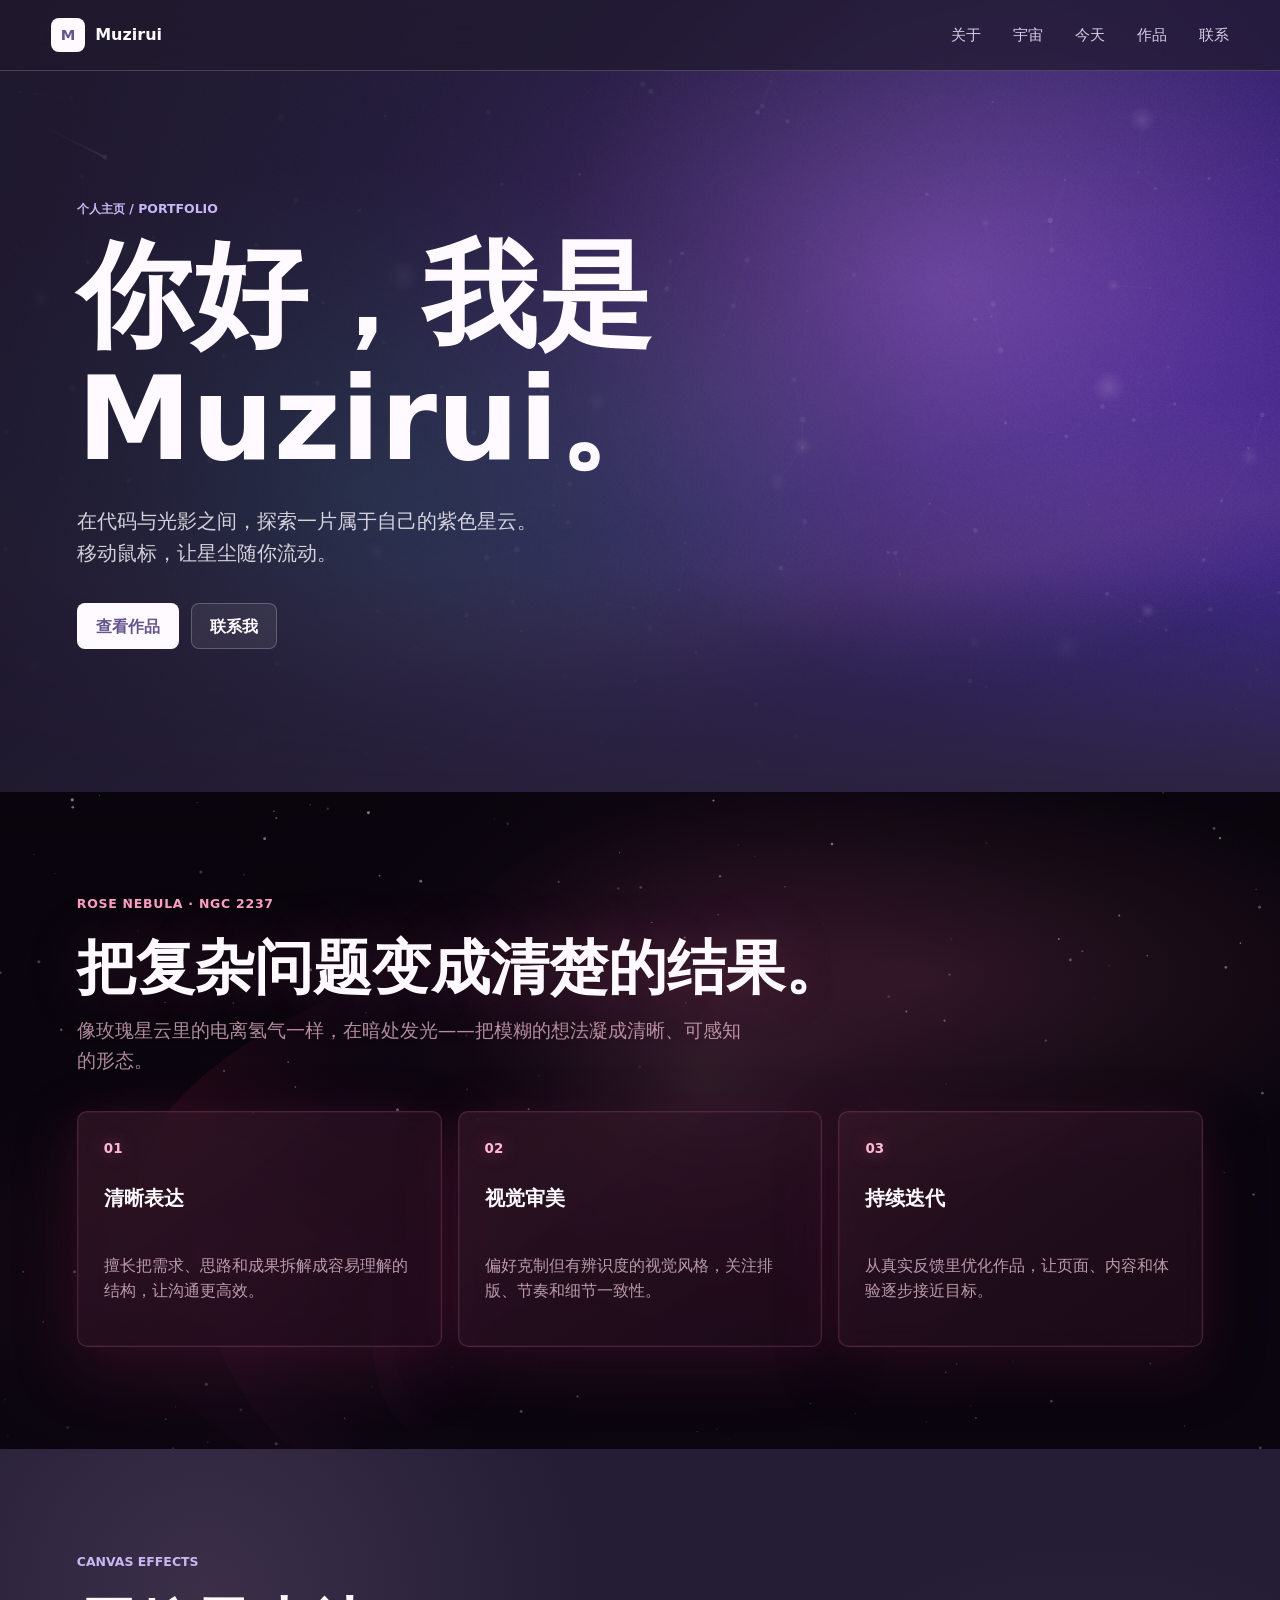
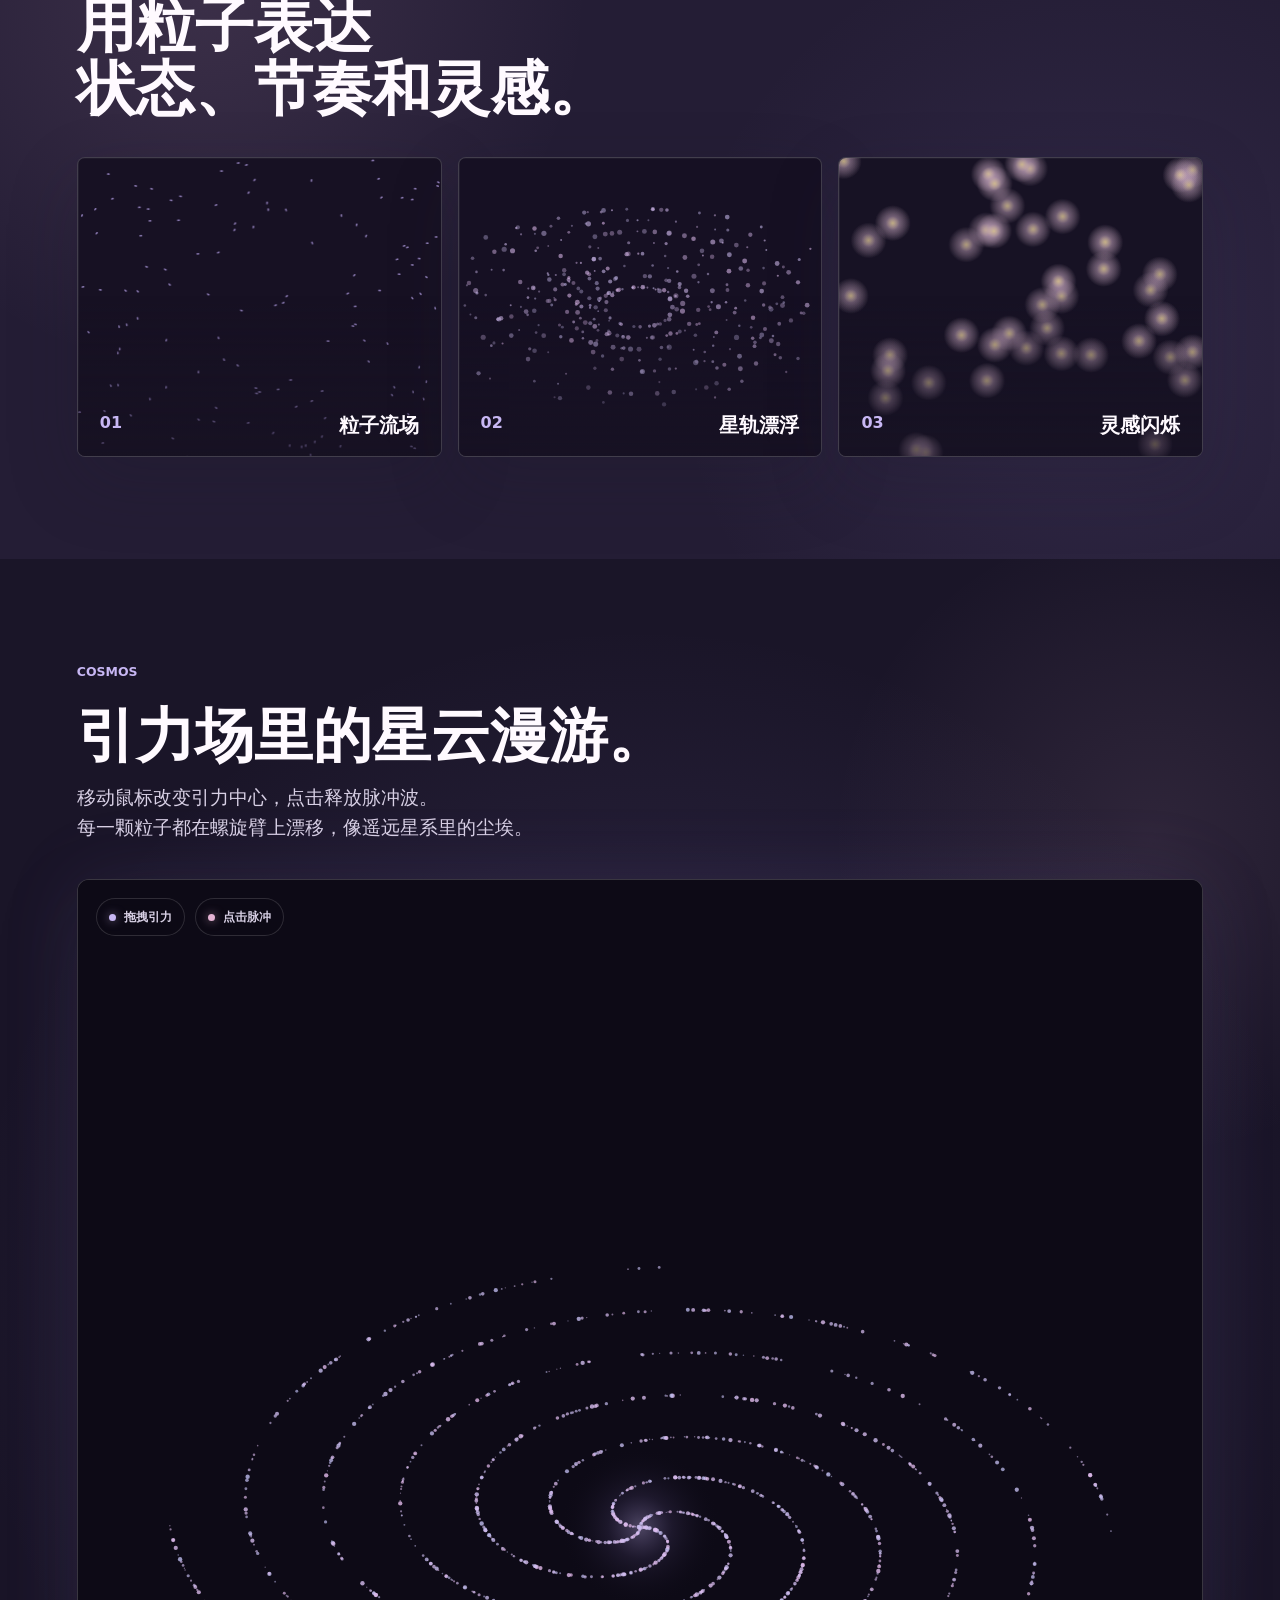
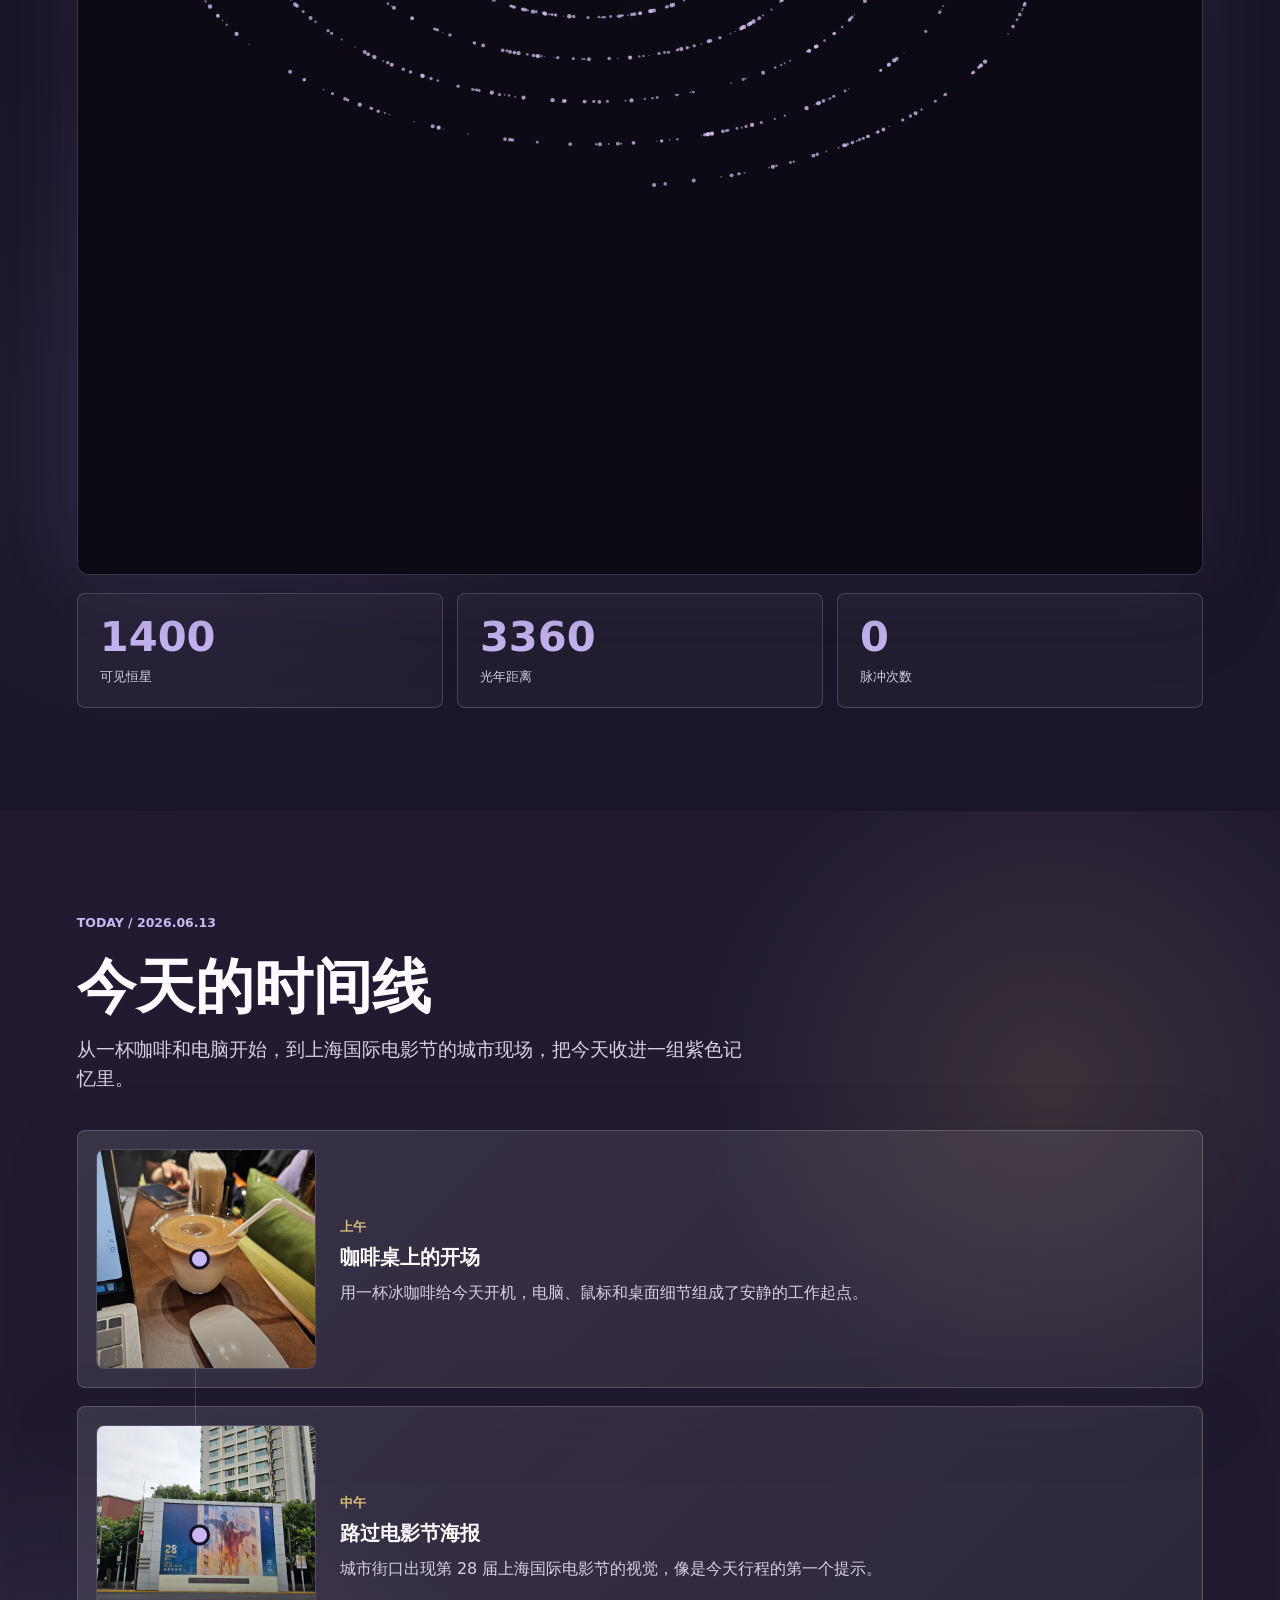
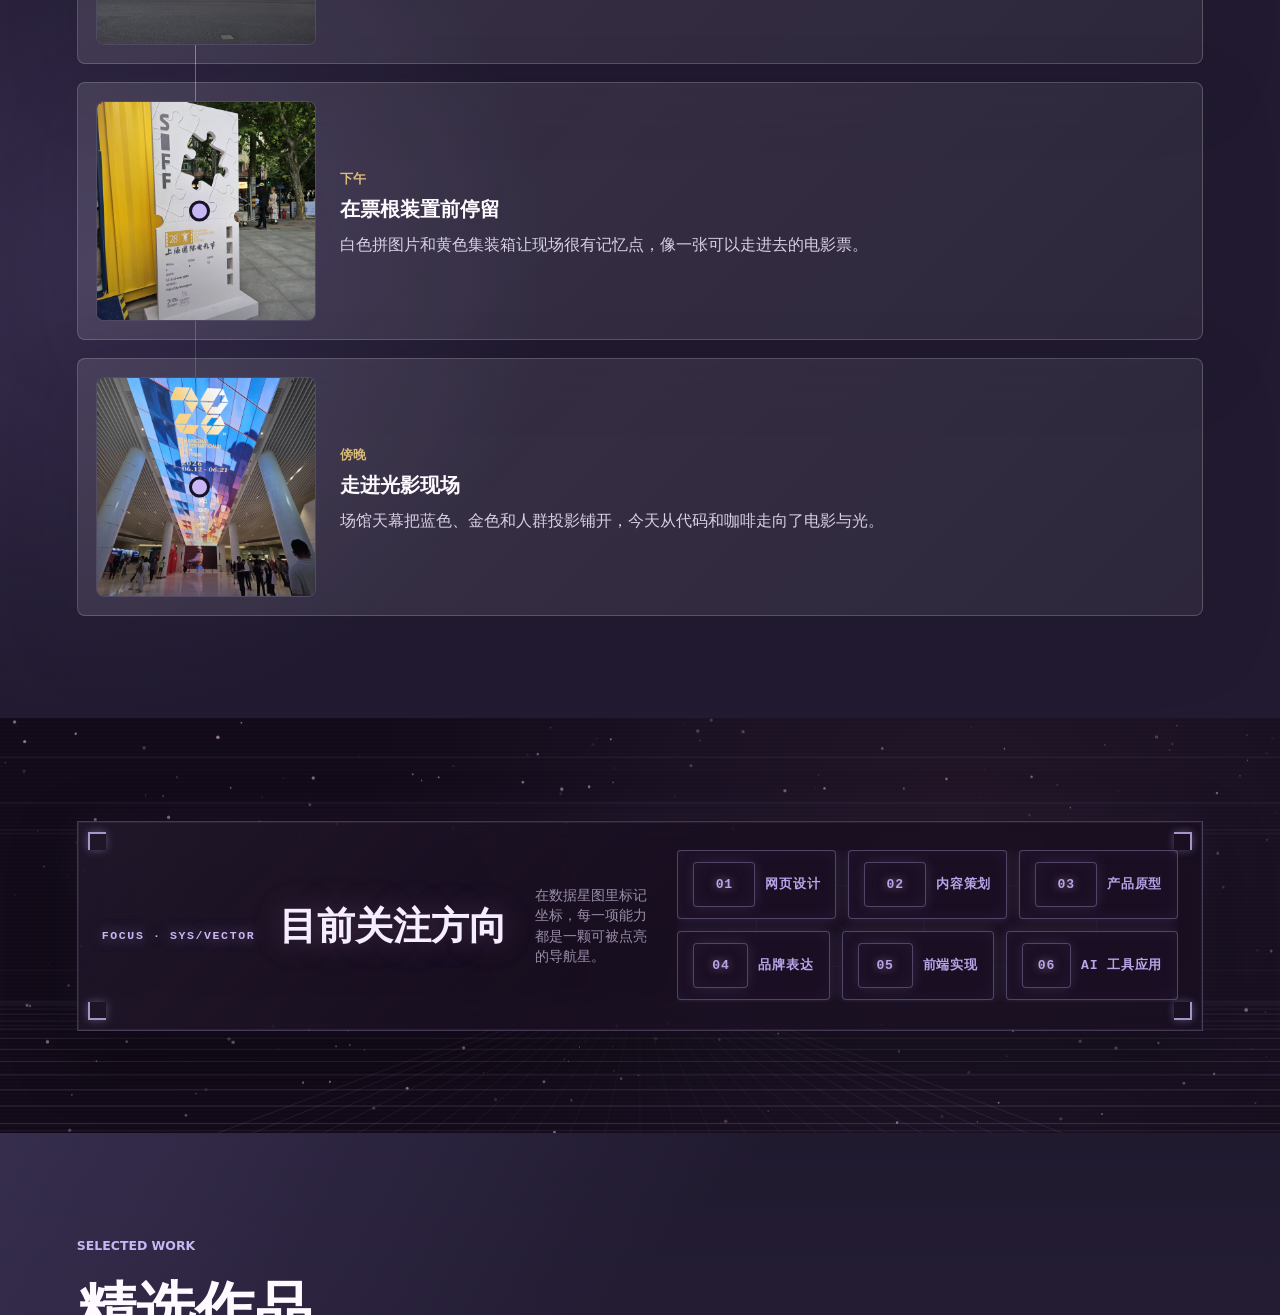
<file: index.html>
<!doctype html>
<html lang="zh-CN">
  <head>
    <meta charset="utf-8">
    <meta name="viewport" content="width=device-width, initial-scale=1">
    <title>Muzirui | 个人主页</title>
    <meta
      name="description"
      content="Muzirui 的个人主页，展示个人介绍、能力方向、项目作品和联系方式。"
    >
    <link rel="stylesheet" href="styles.css">
    <script src="scripts/app.js" defer></script>
  </head>
  <body>
    <header class="site-header" aria-label="主导航">
      <a class="brand" href="#home" aria-label="回到首页">
        <span class="brand-mark">M</span>
        <span>Muzirui</span>
      </a>
      <nav class="nav-links" aria-label="页面导航">
        <a href="#about">关于</a>
        <a href="#cosmos">宇宙</a>
        <a href="#timeline">今天</a>
        <a href="#work">作品</a>
        <a href="#contact">联系</a>
      </nav>
    </header>

    <main id="home">
      <section class="hero" aria-labelledby="hero-title">
        <img class="hero-media" src="assets/hero-visual.png" alt="紫色抽象视觉背景">
        <canvas id="particle-bg" class="particle-bg" aria-hidden="true"></canvas>
        <div class="hero-shade"></div>
        <div class="hero-content reveal">
          <p class="eyebrow">个人主页 / Portfolio</p>
          <h1 id="hero-title">你好，我是 Muzirui。</h1>
          <p class="hero-copy">
            在代码与光影之间，探索一片属于自己的紫色星云。<br>移动鼠标，让星尘随你流动。
          </p>
          <div class="hero-actions" aria-label="主要操作">
            <a class="button primary" href="#work">查看作品</a>
            <a class="button secondary" href="#contact">联系我</a>
          </div>
        </div>
      </section>

      <section id="about" class="section intro-section nebula-rose reveal" aria-labelledby="about-title">
        <canvas id="nebula-bg" class="nebula-bg" aria-hidden="true"></canvas>
        <div class="nebula-rose-shade" aria-hidden="true"></div>
        <div class="intro-inner">
          <div class="section-heading">
            <p class="eyebrow">Rose Nebula · NGC 2237</p>
            <h2 id="about-title">把复杂问题变成清楚的结果。</h2>
            <p class="section-copy nebula-copy">
              像玫瑰星云里的电离氢气一样，在暗处发光——把模糊的想法凝成清晰、可感知的形态。
            </p>
          </div>
          <div class="intro-grid">
            <article class="intro-panel">
              <span class="panel-index">01</span>
              <h3>清晰表达</h3>
              <p>擅长把需求、思路和成果拆解成容易理解的结构，让沟通更高效。</p>
            </article>
            <article class="intro-panel">
              <span class="panel-index">02</span>
              <h3>视觉审美</h3>
              <p>偏好克制但有辨识度的视觉风格，关注排版、节奏和细节一致性。</p>
            </article>
            <article class="intro-panel">
              <span class="panel-index">03</span>
              <h3>持续迭代</h3>
              <p>从真实反馈里优化作品，让页面、内容和体验逐步接近目标。</p>
            </article>
          </div>
        </div>
      </section>

      <section class="section effects-section reveal" aria-labelledby="effects-title">
        <div class="section-heading">
          <p class="eyebrow">Canvas Effects</p>
          <h2 id="effects-title">用粒子表达<br>状态、节奏和灵感。</h2>
        </div>
        <div class="effects-grid">
          <article class="effect-card">
            <canvas class="effect-canvas" data-effect="flow" aria-hidden="true"></canvas>
            <div class="effect-meta">
              <span>01</span>
              <h3>粒子流场</h3>
            </div>
          </article>
          <article class="effect-card">
            <canvas class="effect-canvas" data-effect="orbit" aria-hidden="true"></canvas>
            <div class="effect-meta">
              <span>02</span>
              <h3>星轨漂浮</h3>
            </div>
          </article>
          <article class="effect-card">
            <canvas class="effect-canvas" data-effect="spark" aria-hidden="true"></canvas>
            <div class="effect-meta">
              <span>03</span>
              <h3>灵感闪烁</h3>
            </div>
          </article>
        </div>
      </section>

      <section id="cosmos" class="section cosmic-section reveal" aria-labelledby="cosmos-title">
        <div class="section-heading">
          <p class="eyebrow">Cosmos</p>
          <h2 id="cosmos-title">引力场里的星云漫游。</h2>
          <p class="section-copy">
            移动鼠标改变引力中心，点击释放脉冲波。<br>每一颗粒子都在螺旋臂上漂移，像遥远星系里的尘埃。
          </p>
        </div>
        <div class="cosmic-stage" aria-label="交互式星系画布">
          <canvas id="galaxy-canvas" class="galaxy-canvas" aria-hidden="true"></canvas>
          <div class="cosmic-hud">
            <span class="cosmic-hud-item">
              <span class="cosmic-dot"></span>
              拖拽引力
            </span>
            <span class="cosmic-hud-item">
              <span class="cosmic-dot pulse"></span>
              点击脉冲
            </span>
          </div>
        </div>
        <div class="cosmic-stats" aria-label="宇宙数据">
          <article class="cosmic-stat">
            <span class="cosmic-stat-value" data-cosmic-counter="stars">0</span>
            <span class="cosmic-stat-label">可见恒星</span>
          </article>
          <article class="cosmic-stat">
            <span class="cosmic-stat-value" data-cosmic-counter="distance">0</span>
            <span class="cosmic-stat-label">光年距离</span>
          </article>
          <article class="cosmic-stat">
            <span class="cosmic-stat-value" data-cosmic-counter="pulse">0</span>
            <span class="cosmic-stat-label">脉冲次数</span>
          </article>
        </div>
      </section>

      <section id="timeline" class="section timeline-section reveal" aria-labelledby="timeline-title">
        <div class="section-heading">
          <p class="eyebrow">Today / 2026.06.13</p>
          <h2 id="timeline-title">今天的时间线</h2>
          <p class="section-copy">
            从一杯咖啡和电脑开始，到上海国际电影节的城市现场，把今天收进一组紫色记忆里。
          </p>
        </div>

        <div class="timeline-list" aria-label="今天的时间线">
          <article class="timeline-item">
            <div class="timeline-media">
              <img src="assets/timeline/coffee-work.jpg" alt="桌面上的咖啡、电脑和鼠标">
            </div>
            <div class="timeline-content">
              <time datetime="2026-06-13T10:00">上午</time>
              <h3>咖啡桌上的开场</h3>
              <p>用一杯冰咖啡给今天开机，电脑、鼠标和桌面细节组成了安静的工作起点。</p>
            </div>
          </article>

          <article class="timeline-item">
            <div class="timeline-media">
              <img src="assets/timeline/siff-street.jpg" alt="街边的上海国际电影节海报">
            </div>
            <div class="timeline-content">
              <time datetime="2026-06-13T13:00">中午</time>
              <h3>路过电影节海报</h3>
              <p>城市街口出现第 28 届上海国际电影节的视觉，像是今天行程的第一个提示。</p>
            </div>
          </article>

          <article class="timeline-item">
            <div class="timeline-media">
              <img src="assets/timeline/siff-ticket.jpg" alt="上海国际电影节票根造型装置">
            </div>
            <div class="timeline-content">
              <time datetime="2026-06-13T15:00">下午</time>
              <h3>在票根装置前停留</h3>
              <p>白色拼图片和黄色集装箱让现场很有记忆点，像一张可以走进去的电影票。</p>
            </div>
          </article>

          <article class="timeline-item">
            <div class="timeline-media">
              <img src="assets/timeline/siff-hall.jpg" alt="上海国际电影节场馆内的巨幅天幕">
            </div>
            <div class="timeline-content">
              <time datetime="2026-06-13T17:00">傍晚</time>
              <h3>走进光影现场</h3>
              <p>场馆天幕把蓝色、金色和人群投影铺开，今天从代码和咖啡走向了电影与光。</p>
            </div>
          </article>
        </div>
      </section>

      <section id="focus" class="section cyber-sky reveal" aria-labelledby="skills-title">
        <canvas id="cyber-sky-bg" class="cyber-sky-bg" aria-hidden="true"></canvas>
        <div class="cyber-scanlines" aria-hidden="true"></div>
        <div class="cyber-inner">
          <div class="constellation-wrap cyber-frame cyber-board" aria-label="能力方向星图">
            <span class="cyber-corner cyber-corner-tl" aria-hidden="true"></span>
            <span class="cyber-corner cyber-corner-tr" aria-hidden="true"></span>
            <span class="cyber-corner cyber-corner-bl" aria-hidden="true"></span>
            <span class="cyber-corner cyber-corner-br" aria-hidden="true"></span>
            <canvas id="constellation-canvas" class="constellation-canvas" aria-hidden="true"></canvas>
            <div class="cyber-board-row">
              <div class="cyber-heading-inline">
                <p class="eyebrow">Focus · SYS/VECTOR</p>
                <h2 id="skills-title">目前关注方向</h2>
              </div>
              <p class="section-copy cyber-copy">
                在数据星图里标记坐标，每一项能力都是一颗可被点亮的导航星。
              </p>
              <div class="skill-list constellation-stars cyber-tags cyber-tags-row">
                <span data-star="0"><span class="tag-code">01</span>网页设计</span>
                <span data-star="1"><span class="tag-code">02</span>内容策划</span>
                <span data-star="2"><span class="tag-code">03</span>产品原型</span>
                <span data-star="3"><span class="tag-code">04</span>品牌表达</span>
                <span data-star="4"><span class="tag-code">05</span>前端实现</span>
                <span data-star="5"><span class="tag-code">06</span>AI 工具应用</span>
              </div>
            </div>
          </div>
        </div>
      </section>

      <section id="work" class="section work-section reveal" aria-labelledby="work-title">
        <div class="section-heading">
          <p class="eyebrow">Selected Work</p>
          <h2 id="work-title">精选作品</h2>
        </div>
        <div class="work-grid">
          <a class="work-card paper-card tilt-left" href="pages/personal-brand.html">
            <div class="work-card-top">
              <span>网页</span>
              <time datetime="2026">2026</time>
            </div>
            <h3>个人品牌主页</h3>
            <p>围绕个人介绍、能力标签和作品展示设计的一页式主页。</p>
          </a>
          <a class="work-card paper-card tilt-right" href="pages/inspiration-notes.html">
            <div class="work-card-top">
              <span>内容</span>
              <time datetime="2026">2026</time>
            </div>
            <h3>灵感笔记系统</h3>
            <p>用于整理想法、资料和输出节奏的轻量化内容管理方案。</p>
          </a>
          <a class="work-card paper-card" href="pages/efficiency-tool.html">
            <div class="work-card-top">
              <span>原型</span>
              <time datetime="2026">2026</time>
            </div>
            <h3>效率工具概念</h3>
            <p>面向日常任务管理和信息聚合的交互原型探索。</p>
          </a>
        </div>
      </section>

      <section id="contact" class="section contact-section reveal" aria-labelledby="contact-title">
        <div>
          <p class="eyebrow">Contact</p>
          <h2 id="contact-title">一起做点有意思的东西。</h2>
          <p>
            如果你也在做网页、内容或产品方向的事，欢迎写信聊聊想法与合作可能。
          </p>
        </div>
        <div class="contact-actions">
          <a class="button primary" href="mailto:muziruix@gmail.com">muziruix@gmail.com</a>
          <a class="button secondary" href="https://github.com/Rayesee/her" target="_blank" rel="noreferrer">GitHub</a>
        </div>
      </section>
    </main>

    <canvas id="cosmic-cursor" class="cosmic-cursor" aria-hidden="true"></canvas>
  </body>
</html>
</file>
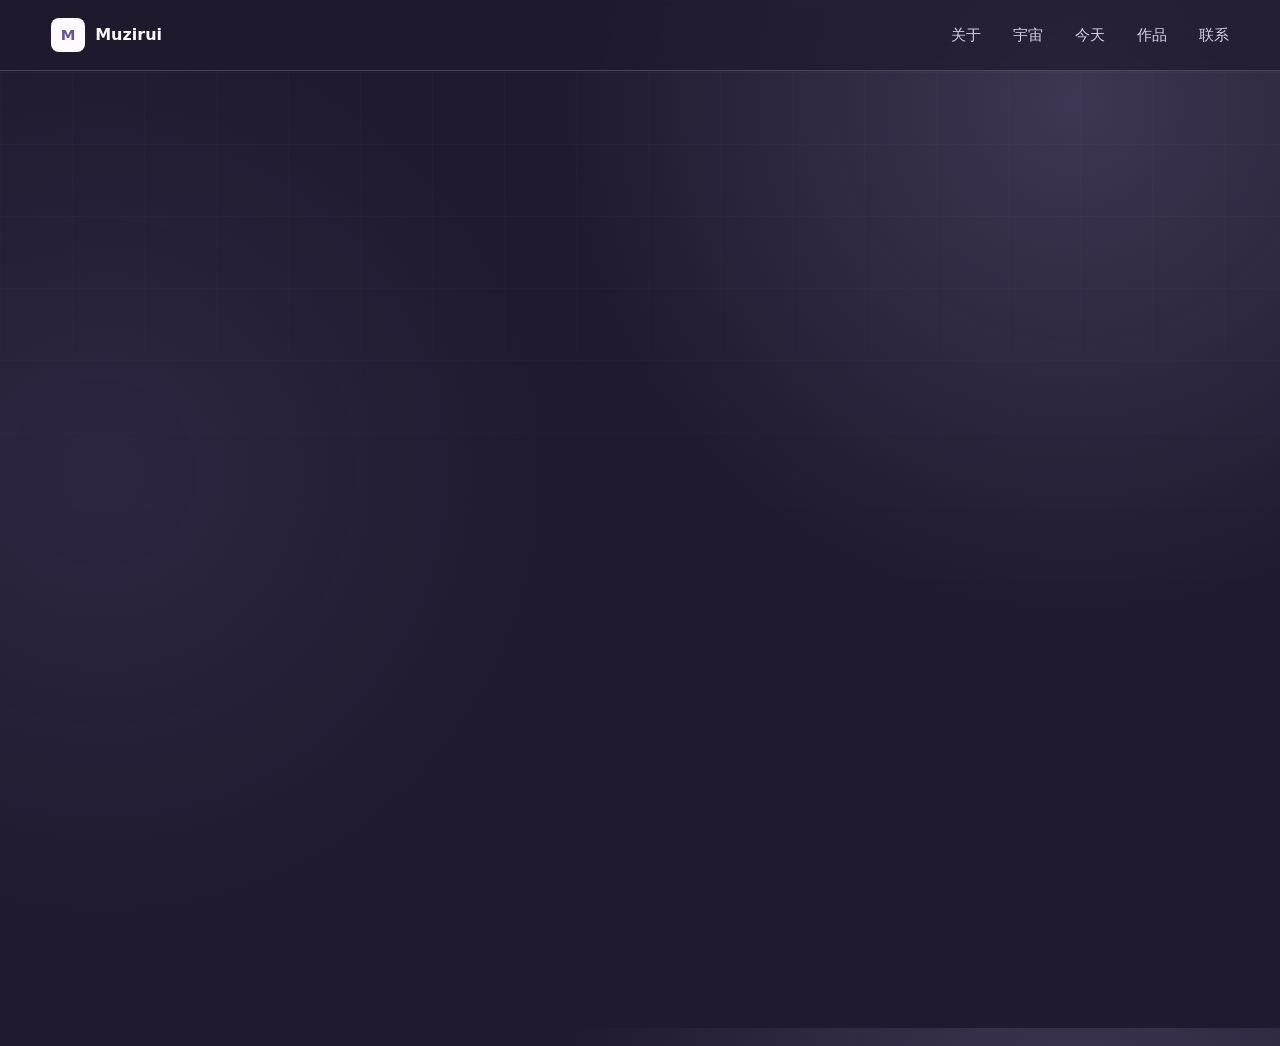
<file: pages/efficiency-tool.html>
<!doctype html>
<html lang="zh-CN">
  <head>
    <meta charset="utf-8">
    <meta name="viewport" content="width=device-width, initial-scale=1">
    <title>效率工具概念 | Muzirui</title>
    <meta
      name="description"
      content="面向任务管理与信息聚合的效率工具交互原型概念探索。"
    >
    <link rel="stylesheet" href="../styles.css">
  </head>
  <body>
    <header class="site-header" aria-label="主导航">
      <a class="brand" href="../index.html#home" aria-label="回到首页">
        <span class="brand-mark">M</span>
        <span>Muzirui</span>
      </a>
      <nav class="nav-links" aria-label="页面导航">
        <a href="../index.html#about">关于</a>
        <a href="../index.html#cosmos">宇宙</a>
        <a href="../index.html#timeline">今天</a>
        <a href="../index.html#work">作品</a>
        <a href="../index.html#contact">联系</a>
      </nav>
    </header>

    <main class="detail-page">
      <section class="detail-hero reveal">
        <p class="eyebrow">Selected Work · 原型</p>
        <h1>效率工具概念</h1>
        <p class="detail-lead">
          探索一种把待办、日程与信息源聚合在同一视图里的效率工具，减少在不同 App 之间来回切换。
        </p>
        <div class="detail-meta">
          <span>2026</span>
          <span>产品原型</span>
          <span>交互探索</span>
        </div>
      </section>

      <section class="section detail-body reveal">
        <div class="detail-grid">
          <article class="detail-panel">
            <span class="panel-index">01</span>
            <h2>设计目标</h2>
            <p>
              日常工作中，任务、提醒和参考资料往往散落在多个工具里。
              原型尝试用「今日焦点 + 信息流侧边栏」的方式，让用户先看到最重要的事，再按需展开细节。
            </p>
          </article>
          <article class="detail-panel">
            <span class="panel-index">02</span>
            <h2>交互设想</h2>
            <p>
              主界面保留三块区域：今日任务、进行中项目、最近动态。
              拖拽可调整优先级，点击任务可展开关联文档与上下文，减少「知道要做但不知道从哪里开始」的摩擦。
            </p>
          </article>
          <article class="detail-panel">
            <span class="panel-index">03</span>
            <h2>后续方向</h2>
            <p>
              可继续验证快捷录入、自然语言解析与跨设备同步等能力，
              并观察用户在「聚合视图」与「专注单任务」之间的切换习惯，迭代信息密度与动效节奏。
            </p>
          </article>
        </div>

        <div class="detail-actions">
          <a class="button primary" href="../index.html#contact">讨论合作</a>
          <a class="button secondary" href="../index.html#work">返回作品列表</a>
        </div>
      </section>
    </main>
  </body>
</html>
</file>
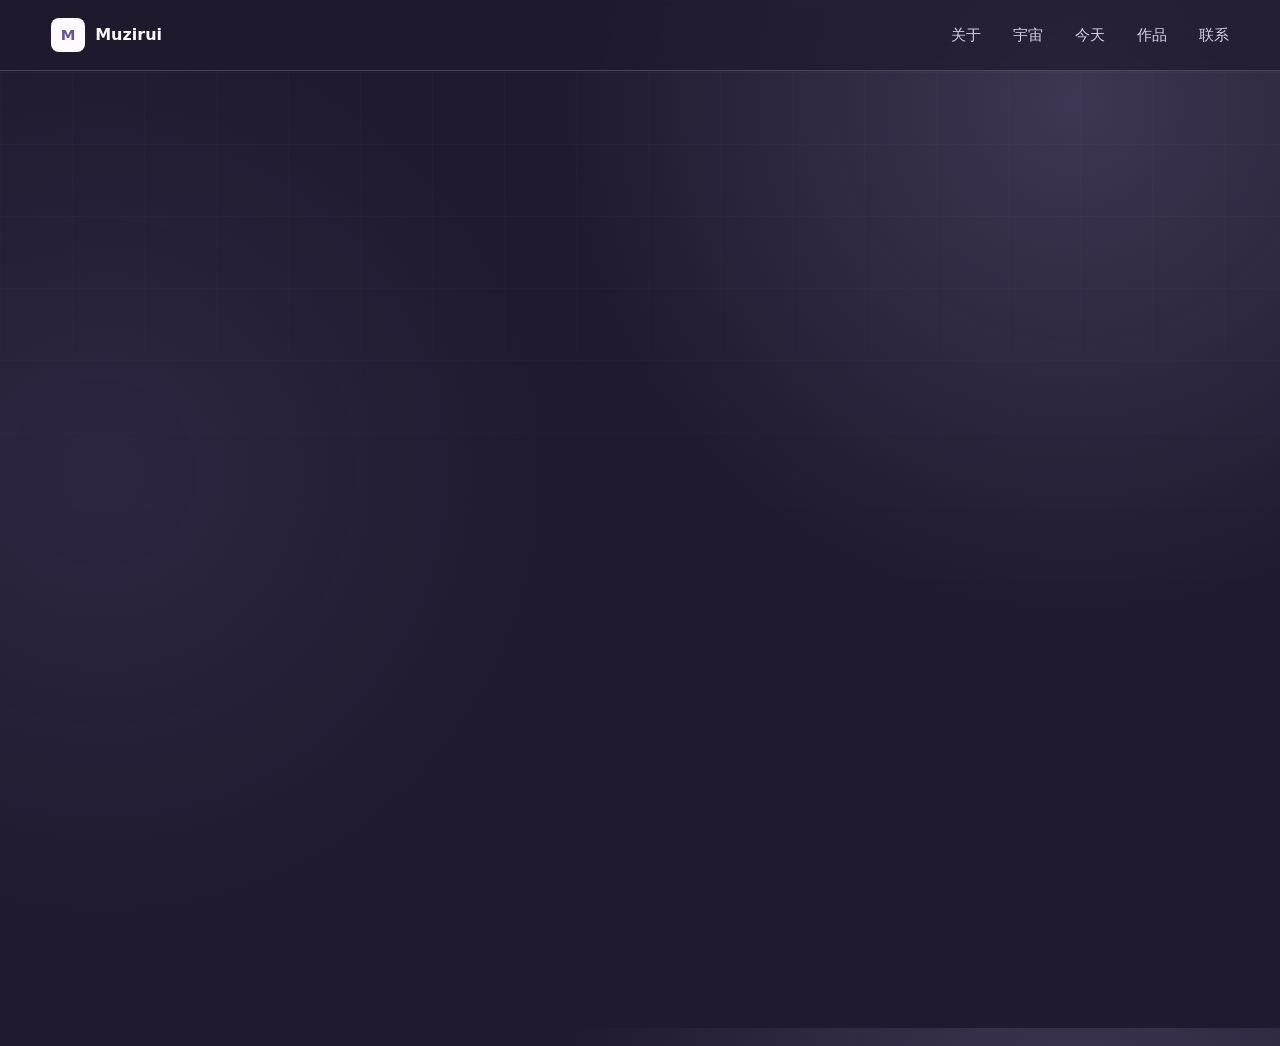
<file: pages/inspiration-notes.html>
<!doctype html>
<html lang="zh-CN">
  <head>
    <meta charset="utf-8">
    <meta name="viewport" content="width=device-width, initial-scale=1">
    <title>灵感笔记系统 | Muzirui</title>
    <meta
      name="description"
      content="轻量化灵感笔记系统概念，用于整理想法、资料与输出节奏。"
    >
    <link rel="stylesheet" href="../styles.css">
  </head>
  <body>
    <header class="site-header" aria-label="主导航">
      <a class="brand" href="../index.html#home" aria-label="回到首页">
        <span class="brand-mark">M</span>
        <span>Muzirui</span>
      </a>
      <nav class="nav-links" aria-label="页面导航">
        <a href="../index.html#about">关于</a>
        <a href="../index.html#cosmos">宇宙</a>
        <a href="../index.html#timeline">今天</a>
        <a href="../index.html#work">作品</a>
        <a href="../index.html#contact">联系</a>
      </nav>
    </header>

    <main class="detail-page">
      <section class="detail-hero reveal">
        <p class="eyebrow">Selected Work · 内容</p>
        <h1>灵感笔记系统</h1>
        <p class="detail-lead">
          面向日常创作场景的轻量笔记方案，把碎片想法、参考链接与输出计划收进同一条工作流。
        </p>
        <div class="detail-meta">
          <span>2026</span>
          <span>内容策划</span>
          <span>信息架构</span>
        </div>
      </section>

      <section class="section detail-body reveal">
        <div class="detail-grid">
          <article class="detail-panel">
            <span class="panel-index">01</span>
            <h2>核心问题</h2>
            <p>
              灵感往往分散在聊天记录、截图和临时文档里，真正动笔时却找不到上下文。
              系统希望用最低学习成本，把「捕获 → 整理 → 输出」串成可重复的流程。
            </p>
          </article>
          <article class="detail-panel">
            <span class="panel-index">02</span>
            <h2>结构设计</h2>
            <p>
              采用「收件箱 / 主题 / 输出」三层结构：新想法先进收件箱，再按主题归档，
              最终关联到具体文章、页面或项目节点，避免笔记变成无法检索的堆叠。
            </p>
          </article>
          <article class="detail-panel">
            <span class="panel-index">03</span>
            <h2>使用场景</h2>
            <p>
              适合个人创作者与小团队：记录参考素材、整理选题方向、标记待写段落，
              并在输出前快速回顾相关上下文，减少从 0 到 1 的启动成本。
            </p>
          </article>
        </div>

        <div class="detail-actions">
          <a class="button primary" href="../index.html#contact">讨论合作</a>
          <a class="button secondary" href="../index.html#work">返回作品列表</a>
        </div>
      </section>
    </main>
  </body>
</html>
</file>
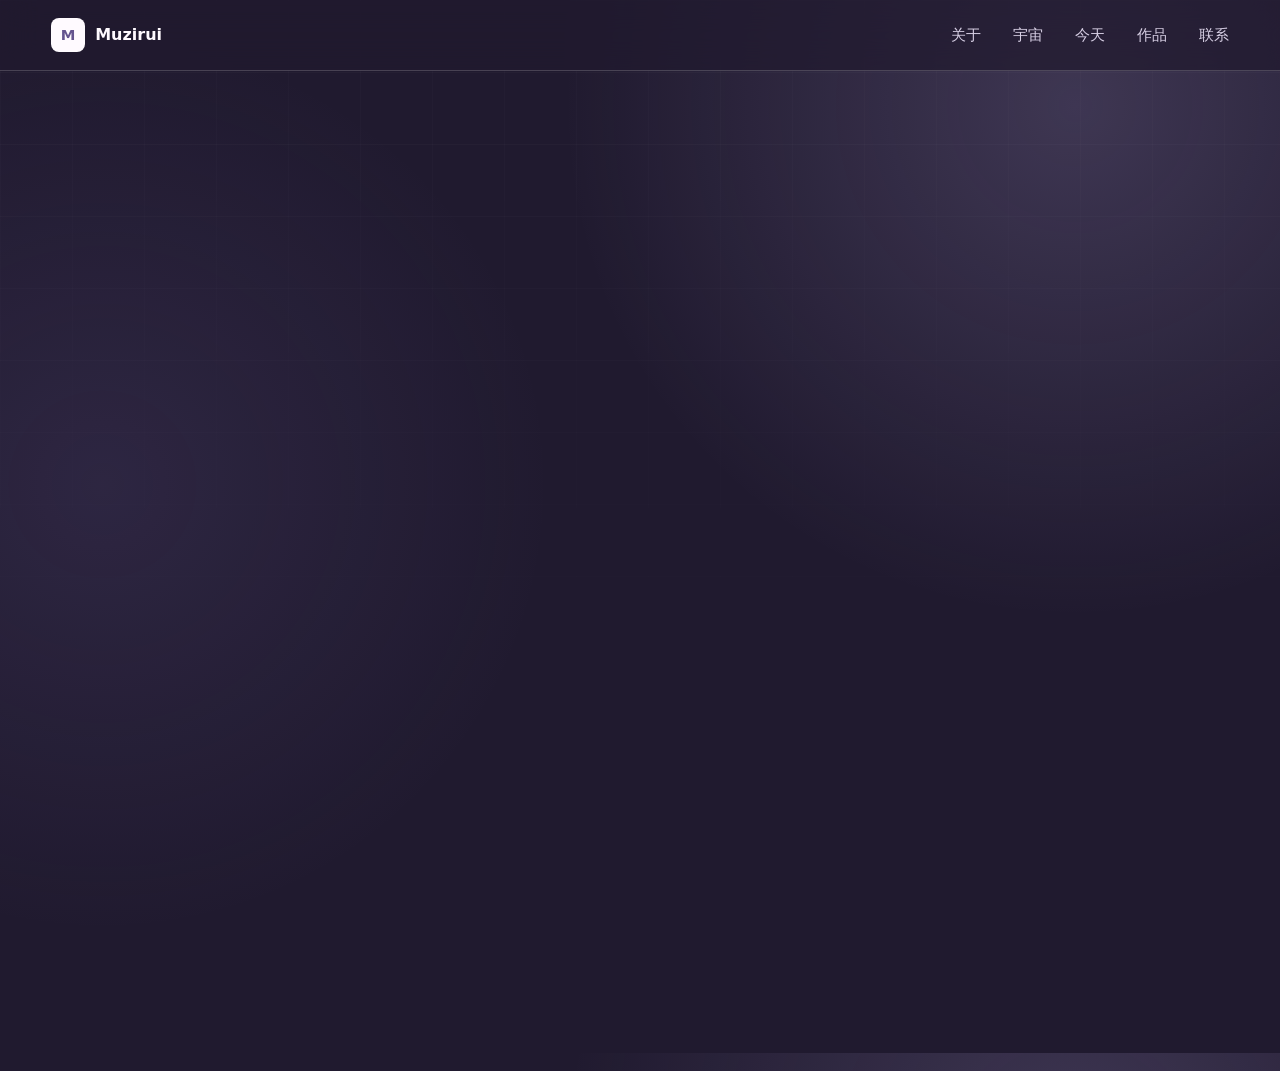
<file: pages/personal-brand.html>
<!doctype html>
<html lang="zh-CN">
  <head>
    <meta charset="utf-8">
    <meta name="viewport" content="width=device-width, initial-scale=1">
    <title>个人品牌主页 | Muzirui</title>
    <meta
      name="description"
      content="紫色星云主题的一页式个人品牌主页，包含粒子动效、玫瑰星云与赛博星图板块。"
    >
    <link rel="stylesheet" href="../styles.css">
  </head>
  <body>
    <header class="site-header" aria-label="主导航">
      <a class="brand" href="../index.html#home" aria-label="回到首页">
        <span class="brand-mark">M</span>
        <span>Muzirui</span>
      </a>
      <nav class="nav-links" aria-label="页面导航">
        <a href="../index.html#about">关于</a>
        <a href="../index.html#cosmos">宇宙</a>
        <a href="../index.html#timeline">今天</a>
        <a href="../index.html#work">作品</a>
        <a href="../index.html#contact">联系</a>
      </nav>
    </header>

    <main class="detail-page">
      <section class="detail-hero reveal">
        <p class="eyebrow">Selected Work · 网页</p>
        <h1>个人品牌主页</h1>
        <p class="detail-lead">
          以紫色星云为视觉主线的一页式主页，把个人介绍、能力标签与作品展示整合在同一条浏览路径里。
        </p>
        <div class="detail-meta">
          <span>2026</span>
          <span>HTML / CSS / Canvas</span>
          <span>一页式站点</span>
        </div>
      </section>

      <section class="section detail-body reveal">
        <div class="detail-grid">
          <article class="detail-panel">
            <span class="panel-index">01</span>
            <h2>项目背景</h2>
            <p>
              需要一个能同时表达审美偏好与技术能力的个人入口，而不是传统简历式的信息堆叠。
              页面从 Hero 粒子背景开始，逐步引导访客了解能力方向与代表作品。
            </p>
          </article>
          <article class="detail-panel">
            <span class="panel-index">02</span>
            <h2>设计重点</h2>
            <p>
              统一紫色色板，配合 Canvas 粒子、玫瑰星云与赛博星图等板块，形成「暗处发光」的视觉节奏。
              交互上保留鼠标引力、脉冲波和星座连线等轻量动效，增强记忆点但不干扰阅读。
            </p>
          </article>
          <article class="detail-panel">
            <span class="panel-index">03</span>
            <h2>实现方式</h2>
            <p>
              纯静态页面，无框架依赖；Canvas 动效按区块拆分初始化，并支持「减少动态效果」降级。
              作品卡片可跳转至独立详情页，方便后续扩展更多案例。
            </p>
          </article>
        </div>

        <div class="detail-actions">
          <a class="button primary" href="../index.html">查看完整主页</a>
          <a class="button secondary" href="../index.html#work">返回作品列表</a>
        </div>
      </section>
    </main>
  </body>
</html>
</file>
<file: styles.css>
:root {
  color-scheme: dark;
  --ink: #201a2f;
  --ink-soft: #2b2440;
  --purple: #8f7cc8;
  --purple-bright: #c8b7f4;
  --purple-mid: #a894dc;
  --plum: #65548f;
  --violet: #b8a4e8;
  --violet-glow: rgba(200, 183, 244, 0.55);
  --rose: #e4b3d4;
  --rose-bright: #ddb0cc;
  --rose-neon: #c878a8;
  --amber: #d8bc7a;
  --paper: #fffaff;
  --paper-warm: #f7f0ff;
  --muted: #d8d0e5;
  --line: rgba(255, 255, 255, 0.18);
  --shadow: rgba(31, 26, 47, 0.22);
}

* {
  box-sizing: border-box;
}

html {
  scroll-behavior: smooth;
}

body {
  margin: 0;
  min-width: 320px;
  background:
    radial-gradient(circle at 84% 10%, rgba(200, 183, 244, 0.18), transparent 32rem),
    radial-gradient(circle at 8% 46%, rgba(143, 124, 200, 0.12), transparent 28rem),
    var(--ink);
  color: var(--paper);
  font-family:
    Inter, ui-sans-serif, system-ui, -apple-system, BlinkMacSystemFont, "Segoe UI",
    "PingFang SC", "Microsoft YaHei", sans-serif;
  line-height: 1.6;
}

body::before {
  content: "";
  position: fixed;
  inset: 0;
  z-index: -1;
  pointer-events: none;
  background-image:
    linear-gradient(rgba(255, 255, 255, 0.035) 1px, transparent 1px),
    linear-gradient(90deg, rgba(255, 255, 255, 0.025) 1px, transparent 1px);
  background-size: 72px 72px;
  mask-image: linear-gradient(to bottom, rgba(0, 0, 0, 0.8), transparent 82%);
}

a {
  color: inherit;
  text-decoration: none;
}

.site-header {
  position: fixed;
  z-index: 10;
  top: 0;
  right: 0;
  left: 0;
  display: flex;
  align-items: center;
  justify-content: space-between;
  gap: 24px;
  padding: 18px clamp(18px, 4vw, 56px);
  background: rgba(32, 26, 47, 0.72);
  border-bottom: 1px solid var(--line);
  backdrop-filter: blur(18px);
}

.brand,
.nav-links {
  display: flex;
  align-items: center;
}

.brand {
  gap: 10px;
  font-weight: 800;
}

.brand-mark {
  display: grid;
  width: 34px;
  aspect-ratio: 1;
  place-items: center;
  border: 1px solid rgba(255, 255, 255, 0.28);
  background: var(--paper);
  color: var(--plum);
  font-size: 0.92rem;
  border-radius: 8px;
}

.nav-links {
  gap: clamp(14px, 3vw, 32px);
  color: var(--muted);
  font-size: 0.94rem;
}

.nav-links a {
  transition: color 160ms ease;
}

.nav-links a:hover {
  color: var(--paper);
}

.hero {
  position: relative;
  display: grid;
  min-height: min(88vh, 860px);
  overflow: hidden;
  padding: 128px clamp(20px, 6vw, 96px) 72px;
}

.hero-media,
.particle-bg,
.hero-shade {
  position: absolute;
  inset: 0;
}

.hero-media {
  width: 100%;
  height: 100%;
  object-fit: cover;
  filter: saturate(1.06) contrast(1.04);
  opacity: 0.82;
}

.particle-bg {
  z-index: 1;
  width: 100%;
  height: 100%;
  opacity: 0.56;
  mix-blend-mode: screen;
}

.hero-shade {
  z-index: 2;
  background:
    radial-gradient(circle at 75% 35%, rgba(200, 183, 244, 0.14), transparent 26rem),
    linear-gradient(90deg, rgba(32, 26, 47, 0.88) 0%, rgba(43, 36, 64, 0.68) 42%, rgba(101, 84, 143, 0.18) 100%),
    linear-gradient(0deg, var(--ink) 0%, rgba(21, 18, 34, 0) 28%);
}

.hero-content {
  position: relative;
  z-index: 3;
  align-self: center;
  max-width: 760px;
  transition: transform 120ms ease-out;
  will-change: transform;
}

.eyebrow {
  margin: 0 0 14px;
  color: var(--purple-bright);
  font-size: 0.78rem;
  font-weight: 800;
  letter-spacing: 0;
  text-transform: uppercase;
}

h1,
h2,
h3,
p {
  overflow-wrap: anywhere;
}

h1,
h2,
h3 {
  margin: 0;
  line-height: 1.08;
}

h1 {
  max-width: 780px;
  font-size: clamp(3.2rem, 9vw, 7.5rem);
}

h2 {
  font-size: clamp(2rem, 4.6vw, 4.5rem);
}

h3 {
  font-size: 1.22rem;
}

.hero-copy {
  max-width: 620px;
  margin: 24px 0 0;
  color: rgba(251, 248, 255, 0.82);
  font-size: clamp(1.02rem, 2vw, 1.24rem);
}

.hero-actions,
.contact-actions {
  display: flex;
  flex-wrap: wrap;
  gap: 12px;
  margin-top: 34px;
}

.button {
  display: inline-flex;
  min-height: 46px;
  align-items: center;
  justify-content: center;
  padding: 12px 18px;
  border: 1px solid rgba(255, 255, 255, 0.22);
  border-radius: 8px;
  font-weight: 800;
  line-height: 1.2;
  transition:
    transform 160ms ease,
    border-color 160ms ease,
    background 160ms ease;
}

.button:hover {
  transform: translateY(-2px);
}

.button.primary {
  background: var(--paper);
  color: var(--plum);
}

.button.secondary {
  background: rgba(255, 255, 255, 0.07);
  color: var(--paper);
}

.section {
  padding: clamp(64px, 8vw, 112px) clamp(20px, 6vw, 96px);
}

.section-heading {
  display: grid;
  gap: 8px;
  max-width: 880px;
  margin-bottom: 36px;
}

.section-copy {
  max-width: 680px;
  margin: 8px 0 0;
  color: var(--muted);
  font-size: clamp(1rem, 1.8vw, 1.16rem);
}

.intro-section {
  position: relative;
  overflow: hidden;
  background: #0c0610;
}

.nebula-rose {
  isolation: isolate;
}

.nebula-bg {
  position: absolute;
  inset: 0;
  z-index: 0;
  display: block;
  width: 100%;
  height: 100%;
  opacity: 0.92;
}

.nebula-rose-shade {
  position: absolute;
  inset: 0;
  z-index: 1;
  pointer-events: none;
  background:
    radial-gradient(ellipse 55% 45% at 72% 28%, rgba(255, 120, 170, 0.14), transparent 70%),
    radial-gradient(ellipse 40% 50% at 18% 72%, rgba(180, 60, 120, 0.10), transparent 65%),
    linear-gradient(180deg, rgba(12, 6, 16, 0.15) 0%, rgba(12, 6, 16, 0.55) 100%);
}

.intro-inner {
  position: relative;
  z-index: 2;
}

.nebula-rose .eyebrow {
  color: #ff9ec4;
  letter-spacing: 0.06em;
}

.nebula-rose h2 {
  text-shadow: 0 0 60px rgba(220, 90, 150, 0.22);
}

.nebula-copy {
  color: rgba(240, 190, 210, 0.72);
}

.intro-section .intro-panel {
  min-height: 230px;
  padding: 26px;
  border: 1px solid rgba(255, 140, 190, 0.18);
  border-radius: 10px;
  background:
    linear-gradient(145deg, rgba(255, 120, 170, 0.10), rgba(60, 20, 45, 0.28)),
    rgba(20, 8, 18, 0.45);
  backdrop-filter: blur(14px);
  box-shadow:
    0 0 0 1px rgba(255, 180, 210, 0.04) inset,
    0 20px 60px rgba(80, 20, 50, 0.35),
    0 0 40px rgba(200, 80, 130, 0.06);
  transition:
    transform 220ms ease,
    border-color 220ms ease,
    background 220ms ease,
    box-shadow 220ms ease;
}

.intro-section .intro-panel::before {
  content: "";
  position: absolute;
  inset: 0;
  border-radius: inherit;
  pointer-events: none;
  background: radial-gradient(circle at 30% 20%, rgba(255, 160, 200, 0.12), transparent 55%);
  opacity: 0;
  transition: opacity 220ms ease;
}

.intro-section .intro-panel {
  position: relative;
  overflow: hidden;
  display: grid;
  align-content: space-between;
  gap: 28px;
}

.intro-section .intro-panel:hover {
  transform: translateY(-5px);
  border-color: rgba(255, 160, 200, 0.42);
  background:
    linear-gradient(145deg, rgba(255, 140, 190, 0.16), rgba(70, 25, 55, 0.38)),
    rgba(25, 10, 22, 0.52);
  box-shadow:
    0 0 0 1px rgba(255, 200, 220, 0.08) inset,
    0 28px 70px rgba(100, 30, 65, 0.45),
    0 0 55px rgba(230, 100, 160, 0.18);
}

.intro-section .intro-panel:hover::before {
  opacity: 1;
}

.intro-section .panel-index {
  color: #ffb8d4;
  font-size: 0.84rem;
  font-weight: 900;
  text-shadow: 0 0 20px rgba(255, 140, 190, 0.45);
}

.intro-section .intro-panel p {
  color: rgba(230, 195, 210, 0.78);
}

.intro-section .intro-panel > * {
  position: relative;
  z-index: 1;
}

.intro-grid,
.work-grid {
  display: grid;
  grid-template-columns: repeat(3, minmax(0, 1fr));
  gap: 16px;
}

.work-card {
  min-height: 230px;
  padding: 26px;
  border: 1px solid var(--line);
  border-radius: 8px;
  background: rgba(255, 255, 255, 0.055);
  box-shadow: 0 24px 70px var(--shadow);
}

.work-card p,
.contact-section p {
  margin: 12px 0 0;
  color: var(--muted);
}

.effects-section {
  background:
    radial-gradient(circle at 16% 20%, rgba(228, 179, 212, 0.12), transparent 24rem),
    radial-gradient(circle at 85% 70%, rgba(143, 124, 200, 0.12), transparent 26rem),
    #241d35;
}

.effects-grid {
  display: grid;
  grid-template-columns: repeat(3, minmax(0, 1fr));
  gap: 16px;
}

.effect-card {
  position: relative;
  min-height: 300px;
  overflow: hidden;
  border: 1px solid var(--line);
  border-radius: 8px;
  background: #181324;
  box-shadow: 0 26px 70px var(--shadow);
}

.effect-card::after {
  content: "";
  position: absolute;
  inset: 0;
  pointer-events: none;
  background:
    linear-gradient(180deg, transparent 46%, rgba(24, 19, 36, 0.82) 100%),
    linear-gradient(90deg, rgba(255, 255, 255, 0.08) 0 1px, transparent 1px 64px),
    linear-gradient(rgba(255, 255, 255, 0.055) 0 1px, transparent 1px 64px);
  opacity: 0.72;
}

.effect-canvas {
  position: absolute;
  inset: 0;
  display: block;
  width: 100%;
  height: 100%;
}

.effect-meta {
  position: absolute;
  z-index: 1;
  right: 22px;
  bottom: 20px;
  left: 22px;
  display: flex;
  align-items: end;
  justify-content: space-between;
  gap: 14px;
}

.effect-meta span {
  color: var(--purple-bright);
  font-weight: 900;
}

.effect-meta h3 {
  max-width: 8em;
  text-align: right;
}

.cosmic-section {
  background:
    radial-gradient(circle at 50% 40%, rgba(143, 124, 200, 0.22), transparent 42rem),
    radial-gradient(circle at 12% 80%, rgba(143, 124, 200, 0.10), transparent 24rem),
    radial-gradient(circle at 90% 15%, rgba(228, 179, 212, 0.10), transparent 20rem),
    #1a1528;
}

.cosmic-stage {
  position: relative;
  min-height: clamp(320px, 52vw, 520px);
  overflow: hidden;
  border: 1px solid var(--line);
  border-radius: 12px;
  background: #0d0a16;
  box-shadow:
    0 0 80px rgba(143, 124, 200, 0.12),
    0 32px 80px var(--shadow);
}

.galaxy-canvas {
  display: block;
  width: 100%;
  height: 100%;
  min-height: clamp(320px, 52vw, 520px);
  cursor: crosshair;
}

.cosmic-hud {
  position: absolute;
  top: 18px;
  left: 18px;
  display: flex;
  flex-wrap: wrap;
  gap: 10px;
  pointer-events: none;
}

.cosmic-hud-item {
  display: inline-flex;
  align-items: center;
  gap: 8px;
  padding: 8px 12px;
  border: 1px solid rgba(255, 255, 255, 0.14);
  border-radius: 999px;
  background: rgba(13, 10, 22, 0.72);
  backdrop-filter: blur(8px);
  color: var(--muted);
  font-size: 0.78rem;
  font-weight: 700;
}

.cosmic-dot {
  width: 7px;
  aspect-ratio: 1;
  border-radius: 999px;
  background: var(--purple-bright);
  box-shadow: 0 0 10px rgba(200, 183, 244, 0.55);
}

.cosmic-dot.pulse {
  background: var(--rose);
  box-shadow: 0 0 10px rgba(228, 179, 212, 0.6);
  animation: cosmic-pulse 2.4s ease-in-out infinite;
}

@keyframes cosmic-pulse {
  0%,
  100% {
    transform: scale(1);
    opacity: 1;
  }
  50% {
    transform: scale(1.5);
    opacity: 0.5;
  }
}

.cosmic-stats {
  display: grid;
  grid-template-columns: repeat(3, minmax(0, 1fr));
  gap: 14px;
  margin-top: 18px;
}

.cosmic-stat {
  padding: 20px 22px;
  border: 1px solid var(--line);
  border-radius: 8px;
  background: rgba(255, 255, 255, 0.04);
}

.cosmic-stat-value {
  display: block;
  font-size: clamp(1.8rem, 3.5vw, 2.6rem);
  font-weight: 900;
  line-height: 1.1;
  color: var(--purple-bright);
  font-variant-numeric: tabular-nums;
}

.cosmic-stat-label {
  display: block;
  margin-top: 6px;
  color: var(--muted);
  font-size: 0.84rem;
}

.constellation-wrap {
  position: relative;
  min-height: 220px;
}

.cyber-sky {
  position: relative;
  overflow: hidden;
  isolation: isolate;
  background: #120a18;
  color: #f4eeff;
}

.cyber-sky-bg {
  position: absolute;
  inset: 0;
  z-index: 0;
  display: block;
  width: 100%;
  height: 100%;
}

.cyber-scanlines {
  position: absolute;
  inset: 0;
  z-index: 2;
  pointer-events: none;
  background: repeating-linear-gradient(
    0deg,
    transparent,
    transparent 2px,
    rgba(200, 183, 244, 0.025) 2px,
    rgba(200, 183, 244, 0.025) 4px
  );
  opacity: 0.65;
}

.cyber-inner {
  position: relative;
  z-index: 3;
  width: 100%;
}

.cyber-board {
  display: block;
  width: 100%;
  min-height: auto;
  padding: clamp(18px, 2.5vw, 24px) clamp(18px, 3vw, 28px);
}

.cyber-board-row {
  display: flex;
  align-items: center;
  gap: clamp(14px, 2.5vw, 28px);
  width: 100%;
  position: relative;
  z-index: 1;
}

.cyber-heading-inline {
  display: flex;
  align-items: baseline;
  gap: clamp(12px, 2vw, 24px);
  flex-shrink: 0;
}

.cyber-heading-inline .eyebrow {
  margin: 0;
  white-space: nowrap;
}

.cyber-heading-inline h2 {
  margin: 0;
  font-size: clamp(1.5rem, 3.2vw, 2.4rem);
  line-height: 1.1;
  white-space: nowrap;
}

.cyber-heading .eyebrow,
.cyber-board .eyebrow {
  color: var(--purple-bright);
  font-family: ui-monospace, "Cascadia Code", "SF Mono", Menlo, monospace;
  font-size: 0.72rem;
  letter-spacing: 0.14em;
  text-shadow: 0 0 14px rgba(200, 183, 244, 0.55);
}

.cyber-sky h2 {
  text-shadow:
    0 0 30px rgba(200, 140, 190, 0.28),
    0 0 60px rgba(200, 183, 244, 0.12);
}

.cyber-copy {
  color: rgba(216, 200, 235, 0.68);
  margin: 0;
  flex: 0 1 220px;
  min-width: 0;
  font-size: clamp(0.78rem, 1.2vw, 0.88rem);
  line-height: 1.45;
  text-align: left;
}

.cyber-tags-row {
  position: relative;
  z-index: 1;
  display: flex;
  flex-direction: row;
  flex-wrap: nowrap;
  flex: 1 1 auto;
  min-width: 0;
  gap: clamp(6px, 1vw, 10px);
  overflow-x: auto;
  scrollbar-width: thin;
  scrollbar-color: rgba(200, 183, 244, 0.35) transparent;
  -webkit-overflow-scrolling: touch;
  padding-bottom: 2px;
}

.cyber-tags-row::-webkit-scrollbar {
  height: 4px;
}

.cyber-tags-row::-webkit-scrollbar-thumb {
  border-radius: 999px;
  background: rgba(200, 183, 244, 0.4);
}

.cyber-tags-row span {
  flex: 1 1 0;
  min-width: max-content;
  justify-content: center;
  white-space: nowrap;
  padding: 9px 12px;
  font-size: 0.76rem;
}

.constellation-wrap.cyber-board {
  min-height: auto;
}

.cyber-frame {
  min-height: auto;
  padding: 28px 24px;
  border: 1px solid rgba(200, 183, 244, 0.24);
  background:
    linear-gradient(135deg, rgba(200, 183, 244, 0.06), transparent 50%),
    rgba(24, 14, 32, 0.62);
  backdrop-filter: blur(10px);
  box-shadow:
    0 0 0 1px rgba(228, 179, 212, 0.08) inset,
    0 24px 60px rgba(0, 0, 0, 0.45),
    0 0 40px rgba(143, 124, 200, 0.1);
}

.cyber-corner {
  position: absolute;
  z-index: 2;
  width: 18px;
  height: 18px;
  pointer-events: none;
  border-color: var(--purple-bright);
  border-style: solid;
  opacity: 0.8;
  box-shadow: 0 0 8px rgba(200, 183, 244, 0.45);
}

.cyber-corner-tl {
  top: 10px;
  left: 10px;
  border-width: 2px 0 0 2px;
}

.cyber-corner-tr {
  top: 10px;
  right: 10px;
  border-width: 2px 2px 0 0;
}

.cyber-corner-bl {
  bottom: 10px;
  left: 10px;
  border-width: 0 0 2px 2px;
}

.cyber-corner-br {
  bottom: 10px;
  right: 10px;
  border-width: 0 2px 2px 0;
}

.cyber-tags span {
  display: inline-flex;
  align-items: center;
  gap: 10px;
  padding: 11px 15px;
  border: 1px solid rgba(200, 183, 244, 0.32);
  border-radius: 4px;
  background: rgba(28, 16, 38, 0.78);
  color: var(--violet);
  font-family: ui-monospace, "Cascadia Code", "SF Mono", Menlo, monospace;
  font-size: 0.82rem;
  font-weight: 700;
  letter-spacing: 0.06em;
  backdrop-filter: blur(6px);
  box-shadow:
    0 0 14px rgba(200, 183, 244, 0.14),
    inset 0 0 18px rgba(200, 183, 244, 0.05);
}

.tag-code {
  color: var(--rose-bright);
  font-size: 0.68rem;
  text-shadow: 0 0 10px rgba(228, 179, 212, 0.55);
}

.cyber-tags span:hover,
.cyber-tags span.is-lit {
  transform: translateY(-3px) scale(1.03);
  border-color: rgba(228, 179, 212, 0.55);
  color: #f0d8ea;
  box-shadow:
    0 0 28px rgba(200, 140, 190, 0.32),
    0 8px 24px rgba(0, 0, 0, 0.35),
    inset 0 0 22px rgba(228, 179, 212, 0.1);
}

.cyber-tags span.is-lit .tag-code {
  color: var(--purple-bright);
  text-shadow: 0 0 12px rgba(200, 183, 244, 0.65);
}

.constellation-canvas {
  position: absolute;
  inset: 0;
  width: 100%;
  height: 100%;
  pointer-events: none;
}

.constellation-stars {
  position: relative;
  z-index: 1;
}

.constellation-stars span {
  cursor: pointer;
  transition:
    transform 200ms ease,
    border-color 200ms ease,
    box-shadow 200ms ease,
    color 200ms ease;
}

.split-section {
  display: grid;
  grid-template-columns: minmax(0, 0.85fr) minmax(0, 1.15fr);
  gap: clamp(28px, 6vw, 84px);
  align-items: start;
}

.split-section:not(.cyber-sky) {
  background: #f7f1ff;
  color: #211a35;
}

.split-section:not(.cyber-sky) .eyebrow {
  color: #5c2ca9;
}

.skill-list {
  display: flex;
  flex-wrap: wrap;
  gap: 12px;
}

.cosmic-cursor {
  position: fixed;
  inset: 0;
  z-index: 9999;
  width: 100%;
  height: 100%;
  pointer-events: none;
}

.supernova-ring {
  position: fixed;
  z-index: 9998;
  width: 12px;
  height: 12px;
  margin: -6px 0 0 -6px;
  border: 2px solid rgba(200, 183, 244, 0.85);
  border-radius: 999px;
  pointer-events: none;
  animation: supernova-expand 0.9s ease-out forwards;
}

@keyframes supernova-expand {
  0% {
    transform: scale(1);
    opacity: 1;
  }
  100% {
    transform: scale(18);
    opacity: 0;
  }
}

.timeline-section {
  background:
    radial-gradient(circle at 82% 18%, rgba(216, 188, 122, 0.14), transparent 22rem),
    radial-gradient(circle at 8% 70%, rgba(143, 124, 200, 0.20), transparent 28rem),
    #211a30;
}

.timeline-list {
  position: relative;
  display: grid;
  gap: 18px;
}

.timeline-list::before {
  content: "";
  position: absolute;
  top: 20px;
  bottom: 20px;
  left: 118px;
  width: 1px;
  background: linear-gradient(180deg, transparent, rgba(200, 183, 244, 0.55), transparent);
}

.timeline-item {
  position: relative;
  display: grid;
  grid-template-columns: 220px minmax(0, 1fr);
  gap: 24px;
  align-items: center;
  padding: 18px;
  border: 1px solid var(--line);
  border-radius: 8px;
  background:
    linear-gradient(135deg, rgba(255, 255, 255, 0.08), rgba(255, 255, 255, 0.025)),
    rgba(255, 255, 255, 0.035);
  box-shadow: 0 24px 70px var(--shadow);
}

.timeline-item::before {
  content: "";
  position: absolute;
  left: 111px;
  top: 50%;
  z-index: 1;
  width: 15px;
  aspect-ratio: 1;
  transform: translateY(-50%);
  border: 3px solid #171225;
  border-radius: 999px;
  background: var(--purple-bright);
  box-shadow: 0 0 24px rgba(200, 183, 244, 0.52);
}

.timeline-media {
  position: relative;
  overflow: hidden;
  aspect-ratio: 1;
  border: 1px solid rgba(255, 255, 255, 0.18);
  border-radius: 8px;
  background: var(--ink-soft);
}

.timeline-media::after {
  content: "";
  position: absolute;
  inset: 0;
  pointer-events: none;
  background:
    linear-gradient(180deg, transparent 55%, rgba(21, 18, 34, 0.3)),
    radial-gradient(circle at 16% 12%, rgba(255, 255, 255, 0.18), transparent 32%);
}

.timeline-media img {
  display: block;
  width: 100%;
  height: 100%;
  object-fit: cover;
  transition: transform 320ms ease;
}

.timeline-item:hover .timeline-media img {
  transform: scale(1.045);
}

.timeline-content {
  max-width: 780px;
}

.timeline-content time {
  display: inline-flex;
  margin-bottom: 10px;
  color: var(--amber);
  font-size: 0.82rem;
  font-weight: 900;
}

.timeline-content p {
  max-width: 660px;
  margin: 12px 0 0;
  color: var(--muted);
}

.split-section:not(.cyber-sky) .skill-list span {
  padding: 10px 14px;
  border: 1px solid rgba(63, 40, 109, 0.18);
  border-radius: 8px;
  background: #ffffff;
  color: #352551;
  font-weight: 800;
}

.work-section {
  background:
    linear-gradient(135deg, rgba(143, 124, 200, 0.20), rgba(32, 26, 47, 0) 42%),
    linear-gradient(180deg, var(--ink), #2a213c);
}

.work-card {
  display: flex;
  flex-direction: column;
  justify-content: space-between;
}

.paper-card {
  position: relative;
  overflow: hidden;
  border-color: rgba(101, 84, 143, 0.32);
  background:
    linear-gradient(90deg, rgba(101, 84, 143, 0.07) 0 2px, transparent 2px 100%),
    linear-gradient(180deg, rgba(101, 84, 143, 0.045) 0 1px, transparent 1px 34px),
    linear-gradient(180deg, rgba(255, 255, 255, 0.35), rgba(255, 255, 255, 0.08)),
    var(--paper-warm);
  color: #3f3459;
  box-shadow: 7px 8px 0 rgba(34, 27, 51, 0.72);
}

.paper-card::before {
  content: "";
  position: absolute;
  top: -12px;
  left: 24px;
  width: 86px;
  height: 28px;
  transform: rotate(-4deg);
  border: 1px solid rgba(101, 84, 143, 0.22);
  background: rgba(255, 255, 255, 0.42);
  box-shadow: 0 8px 22px rgba(63, 52, 89, 0.13);
}

.paper-card::after {
  content: "";
  position: absolute;
  inset: 0;
  pointer-events: none;
  background-image: radial-gradient(rgba(101, 84, 143, 0.14) 0.7px, transparent 0.7px);
  background-size: 12px 12px;
  opacity: 0.28;
}

.paper-card > * {
  position: relative;
  z-index: 1;
}

.paper-card p,
.paper-card .work-card-top {
  color: rgba(63, 52, 89, 0.74);
}

.paper-card .work-card-top span {
  color: #7764a8;
}

.paper-card.tilt-left {
  transform: rotate(-0.7deg);
}

.paper-card.tilt-right {
  transform: rotate(0.7deg);
}

.paper-card:hover {
  transform: translateY(-4px) rotate(0deg);
}

a.work-card {
  text-decoration: none;
  color: inherit;
  transition: transform 180ms ease, box-shadow 180ms ease;
}

a.work-card:hover {
  box-shadow: 10px 12px 0 rgba(34, 27, 51, 0.78);
}

.detail-page {
  padding-top: 88px;
}

.detail-hero {
  padding: clamp(72px, 12vw, 120px) clamp(18px, 4vw, 56px) clamp(48px, 8vw, 72px);
  background:
    radial-gradient(circle at 78% 18%, rgba(200, 183, 244, 0.16), transparent 28rem),
    radial-gradient(circle at 12% 72%, rgba(228, 179, 212, 0.10), transparent 24rem),
    var(--ink);
  border-bottom: 1px solid var(--line);
}

.detail-hero h1 {
  margin: 12px 0 0;
  max-width: 16ch;
  font-size: clamp(2.2rem, 5vw, 3.6rem);
  line-height: 1.08;
}

.detail-lead {
  max-width: 52ch;
  margin: 18px 0 0;
  color: var(--muted);
  font-size: 1.05rem;
}

.detail-meta {
  display: flex;
  flex-wrap: wrap;
  gap: 10px;
  margin-top: 28px;
}

.detail-meta span {
  padding: 8px 14px;
  border: 1px solid var(--line);
  border-radius: 999px;
  background: rgba(255, 255, 255, 0.05);
  color: var(--purple-bright);
  font-size: 0.86rem;
}

.detail-body {
  background: linear-gradient(180deg, #241d35, var(--ink));
}

.detail-grid {
  display: grid;
  grid-template-columns: repeat(3, minmax(0, 1fr));
  gap: 16px;
}

.detail-panel {
  min-height: 220px;
  padding: 26px;
  border: 1px solid var(--line);
  border-radius: 8px;
  background: rgba(255, 255, 255, 0.055);
  box-shadow: 0 24px 70px var(--shadow);
}

.detail-panel h2 {
  margin: 10px 0 0;
  font-size: 1.15rem;
}

.detail-panel p {
  margin: 12px 0 0;
  color: var(--muted);
}

.detail-actions {
  display: flex;
  flex-wrap: wrap;
  gap: 12px;
  margin-top: 36px;
}

.work-card-top {
  display: flex;
  align-items: center;
  justify-content: space-between;
  gap: 12px;
  margin-bottom: 42px;
  color: var(--muted);
  font-size: 0.86rem;
}

.work-card-top span {
  color: var(--purple-bright);
  font-weight: 900;
}

.contact-section {
  display: grid;
  grid-template-columns: minmax(0, 1fr) auto;
  gap: 32px;
  align-items: center;
  background: #65548f;
}

.contact-section h2 {
  max-width: 760px;
}

.reveal {
  opacity: 0;
  transform: translateY(18px);
  transition:
    opacity 700ms ease,
    transform 700ms ease;
}

.reveal.is-visible {
  opacity: 1;
  transform: translateY(0);
}

@media (prefers-reduced-motion: reduce) {
  *,
  *::before,
  *::after {
    animation-duration: 0.01ms !important;
    scroll-behavior: auto !important;
    transition-duration: 0.01ms !important;
  }
}

@media (max-width: 860px) {
  .site-header {
    position: sticky;
    padding-block: 14px;
  }

  .nav-links {
    gap: 14px;
  }

  .hero {
    min-height: 760px;
    padding-top: 76px;
  }

  .intro-grid,
  .work-grid,
  .effects-grid,
  .detail-grid,
  .timeline-item,
  .split-section:not(.cyber-sky),
  .contact-section,
  .cosmic-stats {
    grid-template-columns: 1fr;
  }

  .timeline-list::before,
  .timeline-item::before {
    display: none;
  }

  .timeline-media {
    max-height: 420px;
  }

  .effect-card {
    min-height: 260px;
  }

  .contact-actions {
    margin-top: 0;
  }
}

@media (max-width: 560px) {
  .site-header {
    align-items: flex-start;
    flex-direction: column;
    gap: 12px;
  }

  .nav-links {
    width: 100%;
    justify-content: space-between;
  }

  .hero {
    min-height: 720px;
    padding-inline: 18px;
  }

  .hero-actions,
  .contact-actions {
    flex-direction: column;
  }

  .button {
    width: 100%;
  }

  .intro-panel,
  .work-card,
  .timeline-item {
    min-height: 200px;
    padding: 22px;
  }

  .effect-card {
    min-height: 230px;
  }

  .cyber-board-row {
    flex-wrap: wrap;
    align-items: flex-start;
    gap: 14px;
  }

  .cyber-copy {
    flex: 1 1 100%;
    max-width: none;
  }

  .cyber-tags-row {
    flex: 1 1 100%;
    width: 100%;
  }

  .cyber-heading-inline h2 {
    white-space: normal;
  }
}
</file>
